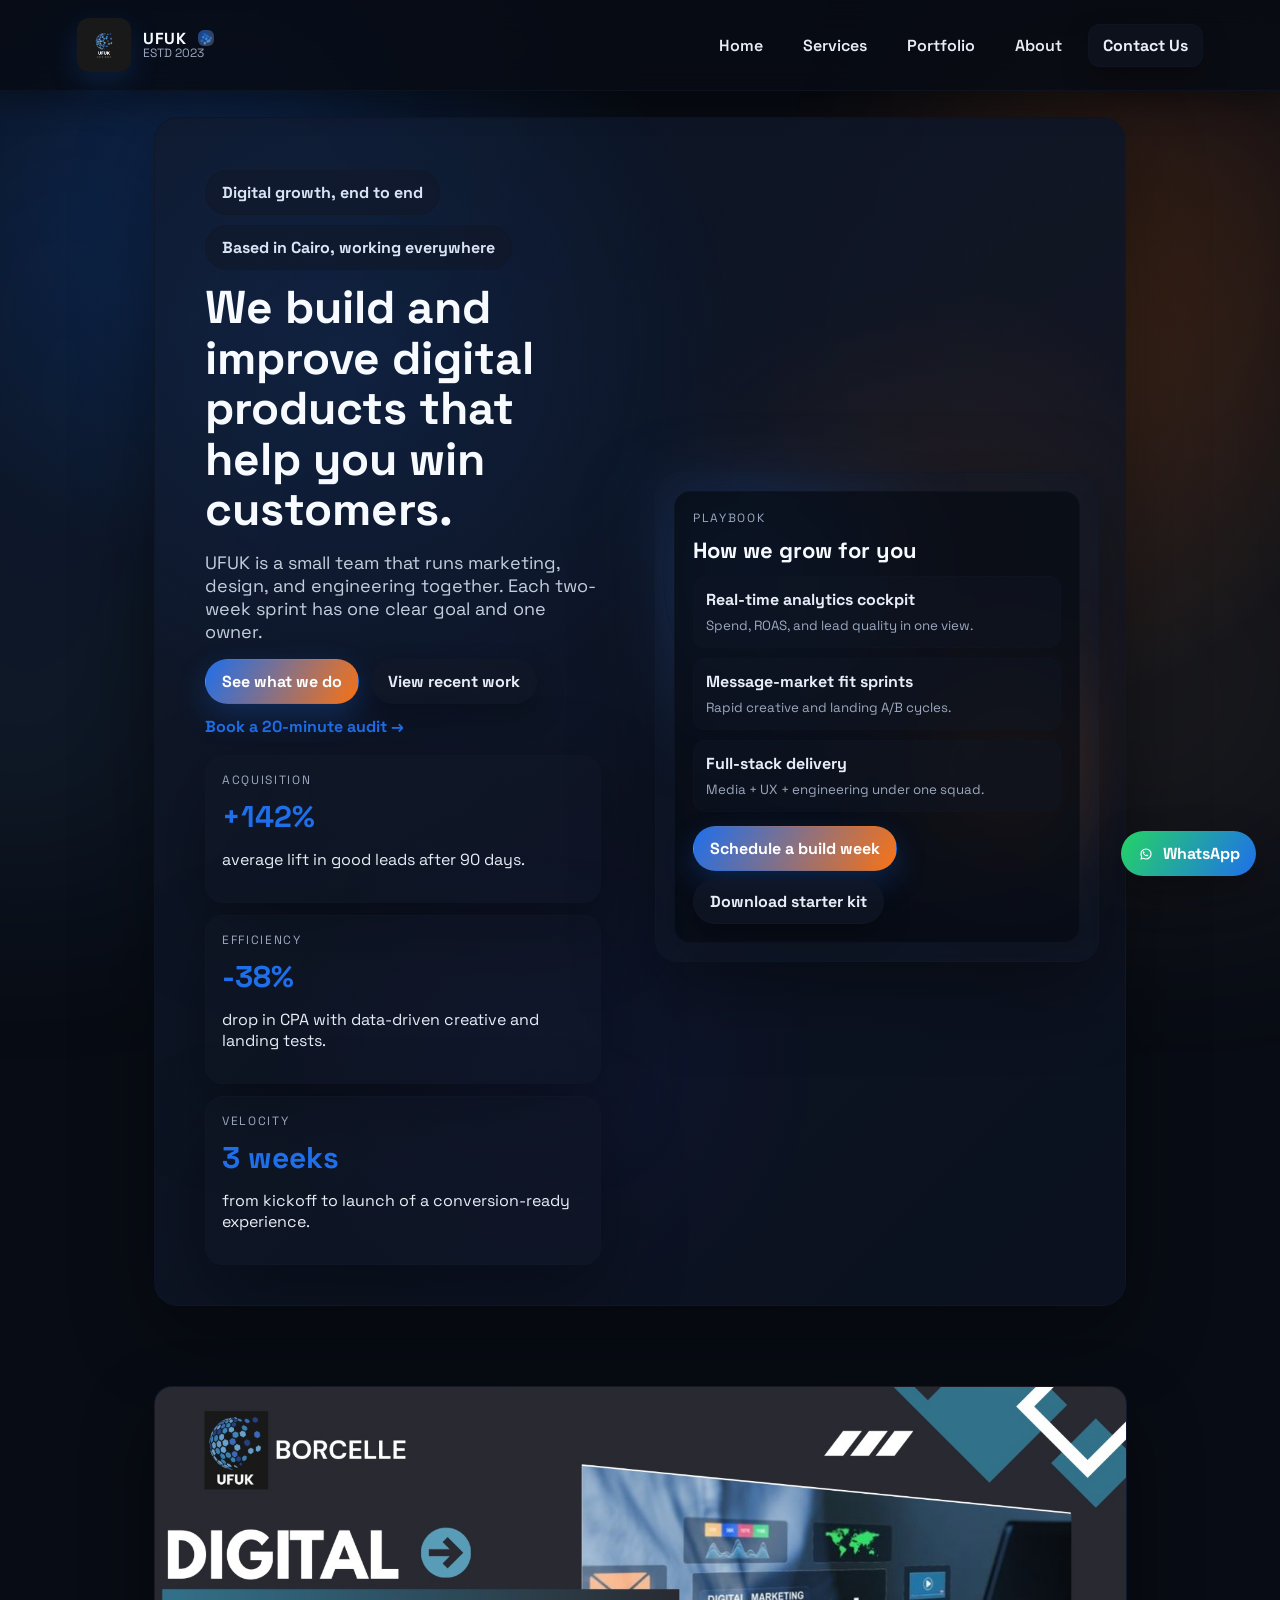
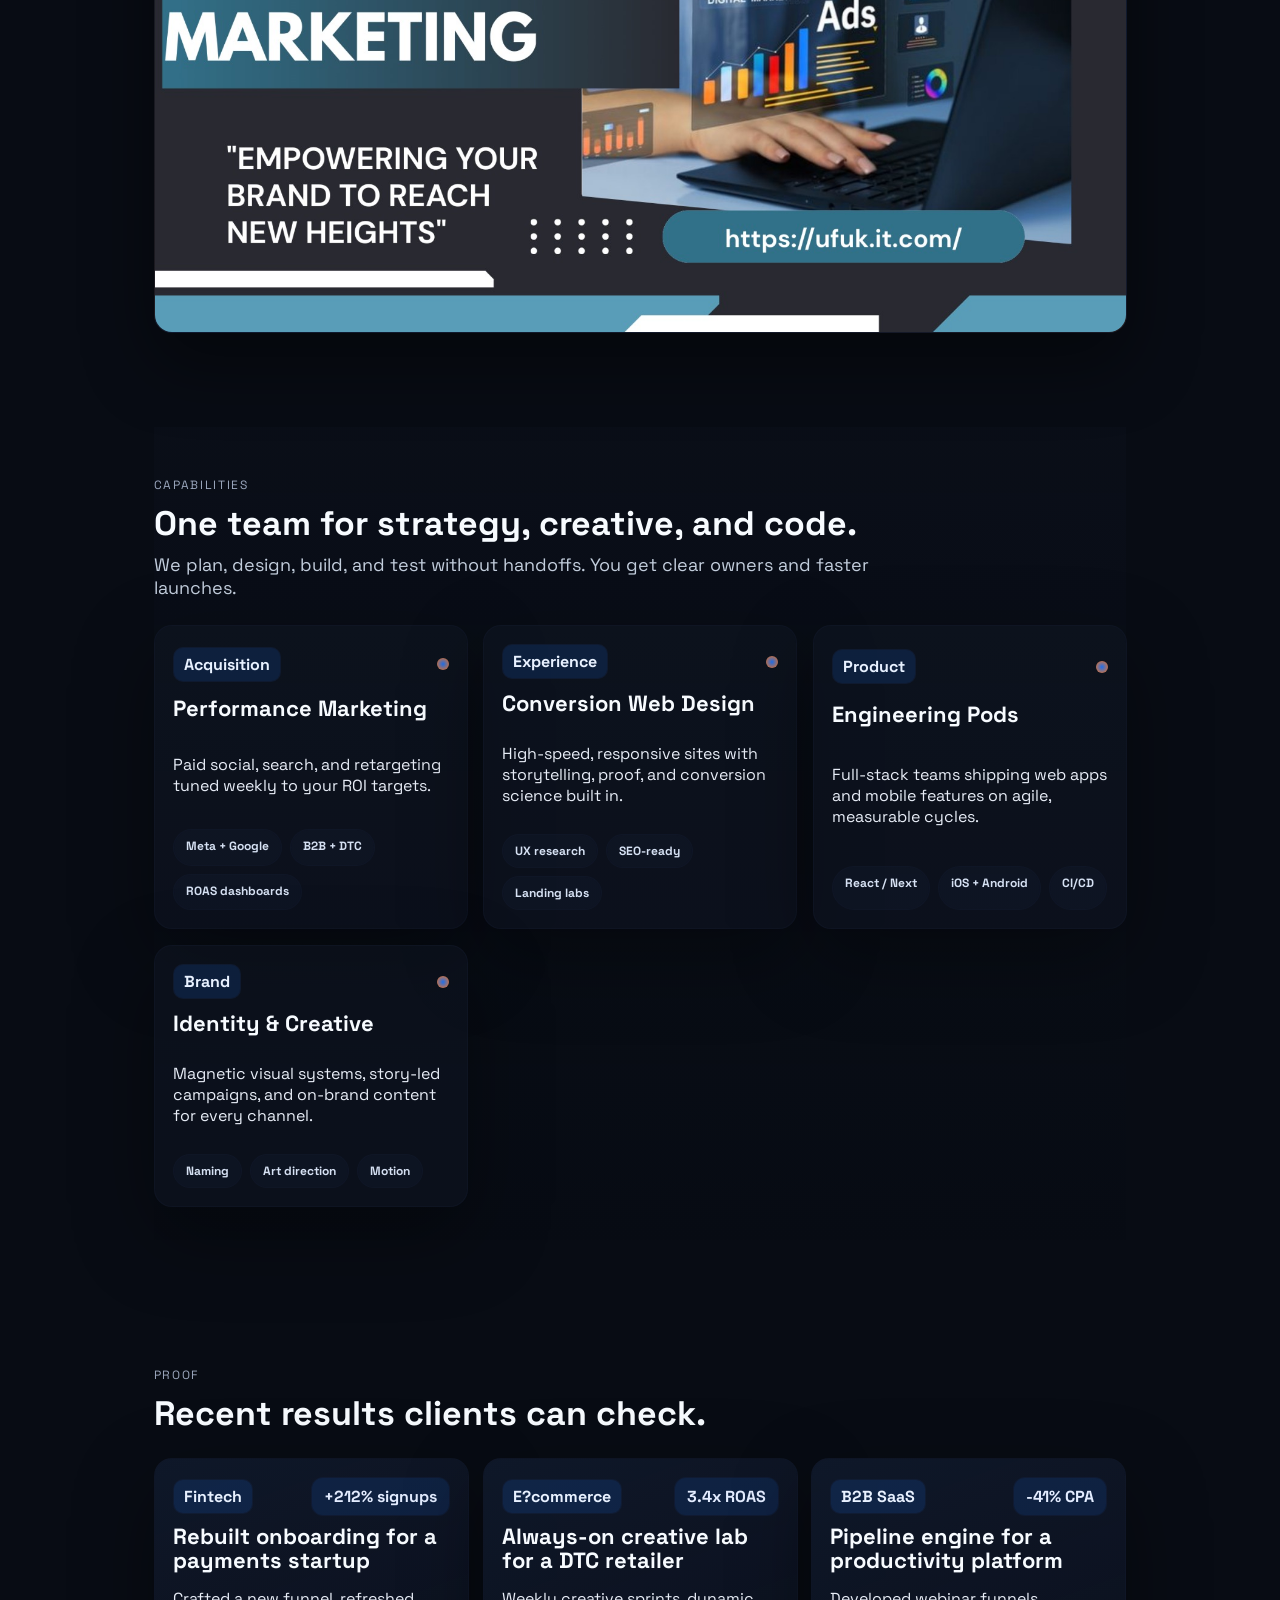
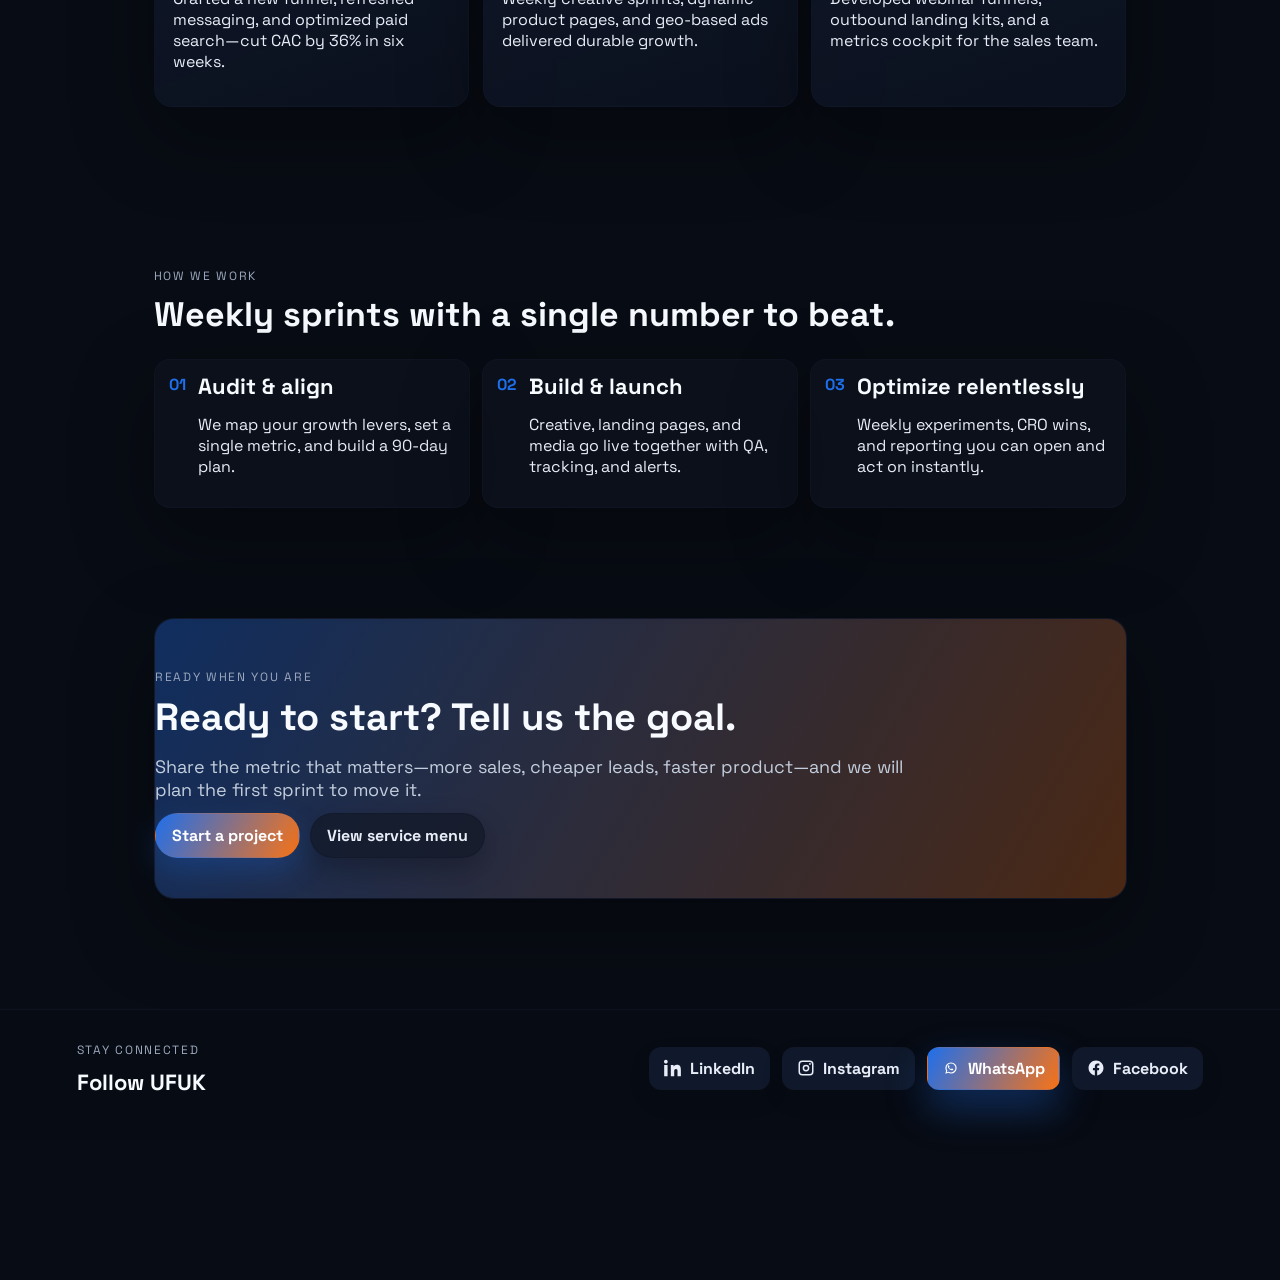
<file: index.html>
﻿<!DOCTYPE html>
<html lang="en">
<head>
  <meta charset="UTF-8">
  <meta name="viewport" content="width=device-width, initial-scale=1.0">
  <title>UFUK | Digital Growth Studio</title>
  <link rel="icon" type="image/jpeg" sizes="32x32" href="icon.jpeg">
  <link rel="shortcut icon" href="logo.jpeg">
  <link rel="apple-touch-icon" href="logo.jpeg">
  <link rel="preconnect" href="https://fonts.googleapis.com">
  <link rel="preconnect" href="https://fonts.gstatic.com" crossorigin>
  <link href="https://fonts.googleapis.com/css2?family=Space+Grotesk:wght@400;500;600;700&display=swap" rel="stylesheet">
  <link rel="canonical" href="https://ufuk.it.com/">
  <script>
    (function() {
      const path = window.location.pathname;
      if (path.toLowerCase().endsWith('/index.html')) {
        const cleanPath = path.replace(/index\.html$/i, '') || '/';
        const target = cleanPath + window.location.search + window.location.hash;
        window.location.replace(target);
      }
    })();
  </script>
  <link rel="stylesheet" href="style.css">
</head>
<body>
  <div class="page-wrap">
    <div class="side-veil left" aria-hidden="true"></div>
    <div class="side-veil right" aria-hidden="true"></div>

    <header class="nav">
      <div class="brand">
        <img loading="lazy" src="logo.jpeg" alt="UFUK logo">
        <div class="brand-text">
          <span class="brand-name">UFUK <span class="logo-chip" aria-hidden="true"></span></span>
          <span class="brand-sub">ESTD 2023</span>
        </div>
      </div>
      <nav class="nav-links">
        <a href="/" data-i18n="nav.home">Home</a>
        <a href="/services" data-i18n="nav.services">Services</a>
        <a href="/portfolio" data-i18n="nav.portfolio">Portfolio</a>
        <a href="/about" data-i18n="nav.about">About</a>
        <a href="/contact" class="pill" data-i18n="nav.contact">Contact Us</a>

      </nav>
    </header>

    <main class="home">
      <section class="hero hero--immersive">
        <div class="hero-copy">
          <div class="hero-badges">
            <span class="pill pill-soft" data-i18n="hero.badge1">Digital growth, end to end</span>
            <span class="pill pill-soft" data-i18n="hero.badge2">Based in Cairo, working everywhere</span>
          </div>
          <h1 data-i18n="hero.title">We build and improve digital products that help you win customers.</h1>
          <p class="lede" data-i18n="hero.lede">UFUK is a small team that runs marketing, design, and engineering together. Each two-week sprint has one clear goal and one owner.</p>
          <div class="hero-actions">
            <a href="/services" class="pill primary" data-i18n="hero.cta1">See what we do</a>
            <a href="/portfolio" class="pill ghost" data-i18n="hero.cta2">View recent work</a>
            <a href="/contact" class="link-inline" data-i18n="hero.cta3">Book a 20-minute audit &rarr;</a>
          </div>
          <div class="hero-metrics">
            <div class="metric-card tilt-card">
              <p class="eyebrow" data-i18n="hero.metric1.label">Acquisition</p>
              <h3>+142%</h3>
              <p data-i18n="hero.metric1.copy">average lift in good leads after 90 days.</p>
            </div>
            <div class="metric-card tilt-card">
              <p class="eyebrow" data-i18n="hero.metric2.label">Efficiency</p>
              <h3>-38%</h3>
              <p data-i18n="hero.metric2.copy">drop in CPA with data-driven creative and landing tests.</p>
            </div>
            <div class="metric-card tilt-card">
              <p class="eyebrow" data-i18n="hero.metric3.label">Velocity</p>
              <h3>3 weeks</h3>
              <p data-i18n="hero.metric3.copy">from kickoff to launch of a conversion-ready experience.</p>
            </div>
          </div>
        </div>
        <div class="hero-visual tilt-card">
          <div class="hero-visual__glow"></div>
          <div class="hero-visual__inner">
            <p class="eyebrow" data-i18n="playbook.label">Playbook</p>
            <h3 data-i18n="playbook.title">How we grow for you</h3>
            <ul class="hero-checklist">
              <li><span data-i18n="playbook.item1.title">Real-time analytics cockpit</span><small data-i18n="playbook.item1.copy">Spend, ROAS, and lead quality in one view.</small></li>
              <li><span data-i18n="playbook.item2.title">Message-market fit sprints</span><small data-i18n="playbook.item2.copy">Rapid creative and landing A/B cycles.</small></li>
              <li><span data-i18n="playbook.item3.title">Full-stack delivery</span><small data-i18n="playbook.item3.copy">Media + UX + engineering under one squad.</small></li>
            </ul>
            <div class="hero-visual__cta">
              <span class="pill primary" data-i18n="playbook.cta1">Schedule a build week</span>
              <span class="pill ghost" data-i18n="playbook.cta2">Download starter kit</span>
            </div>
          </div>
        </div>
      </section>

      <section class="section album-strip">
        <div class="album-frame tilt-card">
          <img loading="lazy" src="photo/home1.png" alt="Studio hero exploration in landscape layout">
        </div>
        <div class="album-caption">
          <span class="tag">Album</span>
          <p>Landscape pull from our latest launch wall.</p>
        </div>
      </section>

      <section class="section wave">
        <div class="section-header">
          <p class="eyebrow" data-i18n="caps.title">Capabilities</p>
          <h2 data-i18n="caps.headline">One team for strategy, creative, and code.</h2>
          <p class="lede" data-i18n="caps.copy">We plan, design, build, and test without handoffs. You get clear owners and faster launches.</p>
        </div>
        <div class="capsule-grid">
          <article class="capsule tilt-card">
            <div class="capsule-top">
              <span class="tag" data-i18n="caps.card1.tag">Acquisition</span>
              <span class="dot"></span>
            </div>
            <h3 data-i18n="caps.card1.title">Performance Marketing</h3>
            <p data-i18n="caps.card1.copy">Paid social, search, and retargeting tuned weekly to your ROI targets.</p>
            <div class="chip-row">
              <span class="chip" data-i18n="caps.card1.chip1">Meta + Google</span>
              <span class="chip" data-i18n="caps.card1.chip2">B2B + DTC</span>
              <span class="chip" data-i18n="caps.card1.chip3">ROAS dashboards</span>
            </div>
          </article>
          <article class="capsule tilt-card">
            <div class="capsule-top">
              <span class="tag" data-i18n="caps.card2.tag">Experience</span>
              <span class="dot"></span>
            </div>
            <h3 data-i18n="caps.card2.title">Conversion Web Design</h3>
            <p data-i18n="caps.card2.copy">High-speed, responsive sites with storytelling, proof, and conversion science built in.</p>
            <div class="chip-row">
              <span class="chip" data-i18n="caps.card2.chip1">UX research</span>
              <span class="chip" data-i18n="caps.card2.chip2">SEO-ready</span>
              <span class="chip" data-i18n="caps.card2.chip3">Landing labs</span>
            </div>
          </article>
          <article class="capsule tilt-card">
            <div class="capsule-top">
              <span class="tag" data-i18n="caps.card3.tag">Product</span>
              <span class="dot"></span>
            </div>
            <h3 data-i18n="caps.card3.title">Engineering Pods</h3>
            <p data-i18n="caps.card3.copy">Full-stack teams shipping web apps and mobile features on agile, measurable cycles.</p>
            <div class="chip-row">
              <span class="chip" data-i18n="caps.card3.chip1">React / Next</span>
              <span class="chip" data-i18n="caps.card3.chip2">iOS + Android</span>
              <span class="chip" data-i18n="caps.card3.chip3">CI/CD</span>
            </div>
          </article>
          <article class="capsule tilt-card">
            <div class="capsule-top">
              <span class="tag" data-i18n="caps.card4.tag">Brand</span>
              <span class="dot"></span>
            </div>
            <h3 data-i18n="caps.card4.title">Identity &amp; Creative</h3>
            <p data-i18n="caps.card4.copy">Magnetic visual systems, story-led campaigns, and on-brand content for every channel.</p>
            <div class="chip-row">
              <span class="chip" data-i18n="caps.card4.chip1">Naming</span>
              <span class="chip" data-i18n="caps.card4.chip2">Art direction</span>
              <span class="chip" data-i18n="caps.card4.chip3">Motion</span>
            </div>
          </article>
        </div>
      </section>

      <section class="section">
        <div class="section-header">
          <p class="eyebrow" data-i18n="proof.title">Proof</p>
          <h2 data-i18n="proof.headline">Recent results clients can check.</h2>
        </div>
        <div class="case-grid">
          <article class="case-card tilt-card">
            <div class="case-top">
              <span class="tag">Fintech</span>
              <span class="stat-bubble">+212% signups</span>
            </div>
            <h3 data-i18n="proof.case1.title">Rebuilt onboarding for a payments startup</h3>
            <p data-i18n="proof.case1.copy">Crafted a new funnel, refreshed messaging, and optimized paid search—cut CAC by 36% in six weeks.</p>
          </article>
          <article class="case-card tilt-card">
            <div class="case-top">
              <span class="tag">E?commerce</span>
              <span class="stat-bubble">3.4x ROAS</span>
            </div>
            <h3 data-i18n="proof.case2.title">Always-on creative lab for a DTC retailer</h3>
            <p data-i18n="proof.case2.copy">Weekly creative sprints, dynamic product pages, and geo-based ads delivered durable growth.</p>
          </article>
          <article class="case-card tilt-card">
            <div class="case-top">
              <span class="tag">B2B SaaS</span>
              <span class="stat-bubble">-41% CPA</span>
            </div>
            <h3 data-i18n="proof.case3.title">Pipeline engine for a productivity platform</h3>
            <p data-i18n="proof.case3.copy">Developed webinar funnels, outbound landing kits, and a metrics cockpit for the sales team.</p>
          </article>
        </div>
      </section>

      <section class="section process">
        <div class="section-header">
          <p class="eyebrow" data-i18n="process.title">How we work</p>
          <h2 data-i18n="process.headline">Weekly sprints with a single number to beat.</h2>
        </div>
        <div class="process-rail">
          <div class="process-step tilt-card">
            <span class="step-number">01</span>
            <div>
              <h3 data-i18n="process.step1.title">Audit &amp; align</h3>
              <p data-i18n="process.step1.copy">We map your growth levers, set a single metric, and build a 90-day plan.</p>
            </div>
          </div>
          <div class="process-step tilt-card">
            <span class="step-number">02</span>
            <div>
              <h3 data-i18n="process.step2.title">Build &amp; launch</h3>
              <p data-i18n="process.step2.copy">Creative, landing pages, and media go live together with QA, tracking, and alerts.</p>
            </div>
          </div>
          <div class="process-step tilt-card">
            <span class="step-number">03</span>
            <div>
              <h3 data-i18n="process.step3.title">Optimize relentlessly</h3>
              <p data-i18n="process.step3.copy">Weekly experiments, CRO wins, and reporting you can open and act on instantly.</p>
            </div>
          </div>
        </div>
      </section>

      <section class="section cta-banner tilt-card">
        <div>
          <p class="eyebrow" data-i18n="cta.title">Ready when you are</p>
          <h2 data-i18n="cta.headline">Ready to start? Tell us the goal.</h2>
          <p class="lede" data-i18n="cta.copy">Share the metric that matters—more sales, cheaper leads, faster product—and we will plan the first sprint to move it.</p>
        </div>
        <div class="cta-actions">
          <a href="/contact" class="pill primary" data-i18n="cta.cta1">Start a project</a>
          <a href="/services" class="pill ghost" data-i18n="cta.cta2">View service menu</a>
        </div>
      </section>
    </main>

    <footer class="footer">
      <div class="footer-inner">
        <div>
          <p class="eyebrow" data-i18n="footer.title">Stay connected</p>
          <h3 data-i18n="footer.headline">Follow UFUK</h3>
        </div>
        <div class='social-links'>
          <a class='social-link' href='https://www.linkedin.com' target='_blank' rel='noreferrer'><svg aria-hidden='true' viewBox='0 0 24 24' width='18' height='18' fill='currentColor'><path d='M4.98 3.5C4.98 4.88 3.9 6 2.5 6S0 4.88 0 3.5 1.08 1 2.5 1s2.48 1.12 2.48 2.5ZM.24 8.04h4.52V23H.24V8.04ZM8.45 8.04h4.33v2.04h.06c.6-1.14 2.07-2.35 4.27-2.35 4.57 0 5.41 3.01 5.41 6.93V23h-4.5v-6.18c0-1.47-.03-3.36-2.05-3.36-2.05 0-2.37 1.6-2.37 3.25V23h-4.5V8.04Z'/></svg><span class='social-label'>LinkedIn</span></a>
          <a class='social-link' href='https://www.instagram.com' target='_blank' rel='noreferrer'><svg aria-hidden='true' viewBox='0 0 24 24' width='18' height='18' fill='currentColor'><path d='M7 2h10a5 5 0 0 1 5 5v10a5 5 0 0 1-5 5H7a5 5 0 0 1-5-5V7a5 5 0 0 1 5-5Zm0 2a3 3 0 0 0-3 3v10a3 3 0 0 0 3 3h10a3 3 0 0 0 3-3V7a3 3 0 0 0-3-3H7Zm5 3.5A4.5 4.5 0 1 1 7.5 12 4.5 4.5 0 0 1 12 7.5Zm0 2A2.5 2.5 0 1 0 14.5 12 2.5 2.5 0 0 0 12 9.5Zm5.25-4.25a1.25 1.25 0 1 1-1.25 1.25 1.25 1.25 0 0 1 1.25-1.25Z'/></svg><span class='social-label'>Instagram</span></a>
          <a class='social-link highlight' href='https://wa.me/6285122544088' target='_blank' rel='noreferrer'><svg aria-hidden='true' viewBox='0 0 32 32' width='18' height='18' fill='currentColor'><path d='M16.04 6.04A9.9 9.9 0 0 0 6 15.96c0 1.75.45 3.46 1.31 4.98l-1.39 5.09 5.22-1.37a9.9 9.9 0 0 0 4.9 1.27h.01A9.96 9.96 0 0 0 26 15.97a9.9 9.9 0 0 0-9.96-9.93Zm0 2.05c4.37 0 7.92 3.53 7.92 7.89a7.9 7.9 0 0 1-7.92 7.85 7.9 7.9 0 0 1-4.02-1.09l-.29-.17-3.1.82.83-3.02-.19-.31A7.86 7.86 0 0 1 8.1 16c0-4.36 3.57-7.9 7.94-7.9Zm-3.2 3.54c-.18-.4-.38-.41-.55-.42l-.47-.01c-.16 0-.42.06-.64.31-.22.24-.84.82-.84 2s.86 2.31.98 2.47c.12.16 1.65 2.63 4.07 3.58 2 .79 2.41.64 2.85.6.44-.04 1.4-.57 1.6-1.12.2-.55.2-1.01.14-1.11-.06-.1-.22-.16-.47-.28-.25-.12-1.47-.72-1.7-.8-.23-.08-.4-.12-.57.12-.17.24-.65.8-.8.97-.15.17-.3.18-.55.06-.25-.12-1.03-.38-1.96-1.2-.72-.64-1.2-1.43-1.34-1.67-.14-.24-.01-.37.1-.5.1-.1.25-.27.38-.4.12-.13.17-.22.25-.37.08-.16.04-.3-.02-.42-.06-.12-.54-1.29-.74-1.76Z'/></svg><span class='social-label'>WhatsApp</span></a>
          <a class='social-link' href='https://www.facebook.com' target='_blank' rel='noreferrer'><svg aria-hidden='true' viewBox='0 0 24 24' width='18' height='18' fill='currentColor'><path d='M22 12.07C22 6.58 17.52 2.1 12.03 2.1S2.06 6.58 2.06 12.07c0 4.96 3.63 9.06 8.38 9.86v-6.98H7.9v-2.88h2.54V9.86c0-2.5 1.5-3.87 3.78-3.87 1.09 0 2.24.2 2.24.2v2.46h-1.26c-1.24 0-1.62.77-1.62 1.56v1.87h2.76l-.44 2.88h-2.32v6.98c4.75-.8 8.38-4.9 8.38-9.86Z'/></svg><span class='social-label'>Facebook</span></a>
        </div>
      </div>
    </footer>
  </div>
  <script src="script.js"></script>
<a class='floating-cta' href='https://wa.me/6285122544088' target='_blank' rel='noreferrer'><svg aria-hidden='true' viewBox='0 0 32 32' fill='currentColor'><path d='M16.04 6.04A9.9 9.9 0 0 0 6 15.96c0 1.75.45 3.46 1.31 4.98l-1.39 5.09 5.22-1.37a9.9 9.9 0 0 0 4.9 1.27h.01A9.96 9.96 0 0 0 26 15.97a9.9 9.9 0 0 0-9.96-9.93Zm0 2.05c4.37 0 7.92 3.53 7.92 7.89a7.9 7.9 0 0 1-7.92 7.85 7.9 7.9 0 0 1-4.02-1.09l-.29-.17-3.1.82.83-3.02-.19-.31A7.86 7.86 0 0 1 8.1 16c0-4.36 3.57-7.9 7.94-7.9Zm-3.2 3.54c-.18-.4-.38-.41-.55-.42l-.47-.01c-.16 0-.42.06-.64.31-.22.24-.84.82-.84 2s.86 2.31.98 2.47c.12.16 1.65 2.63 4.07 3.58 2 .79 2.41.64 2.85.6.44-.04 1.4-.57 1.6-1.12.2-.55.2-1.01.14-1.11-.06-.1-.22-.16-.47-.28-.25-.12-1.47-.72-1.7-.8-.23-.08-.4-.12-.57.12-.17.24-.65.8-.8.97-.15.17-.3.18-.55.06-.25-.12-1.03-.38-1.96-1.2-.72-.64-1.2-1.43-1.34-1.67-.14-.24-.01-.37.1-.5.1-.1.25-.27.38-.4.12-.13.17-.22.25-.37.08-.16.04-.3-.02-.42-.06-.12-.54-1.29-.74-1.76Z'/></svg><span>WhatsApp</span></a>
</body>
</html>
</file>
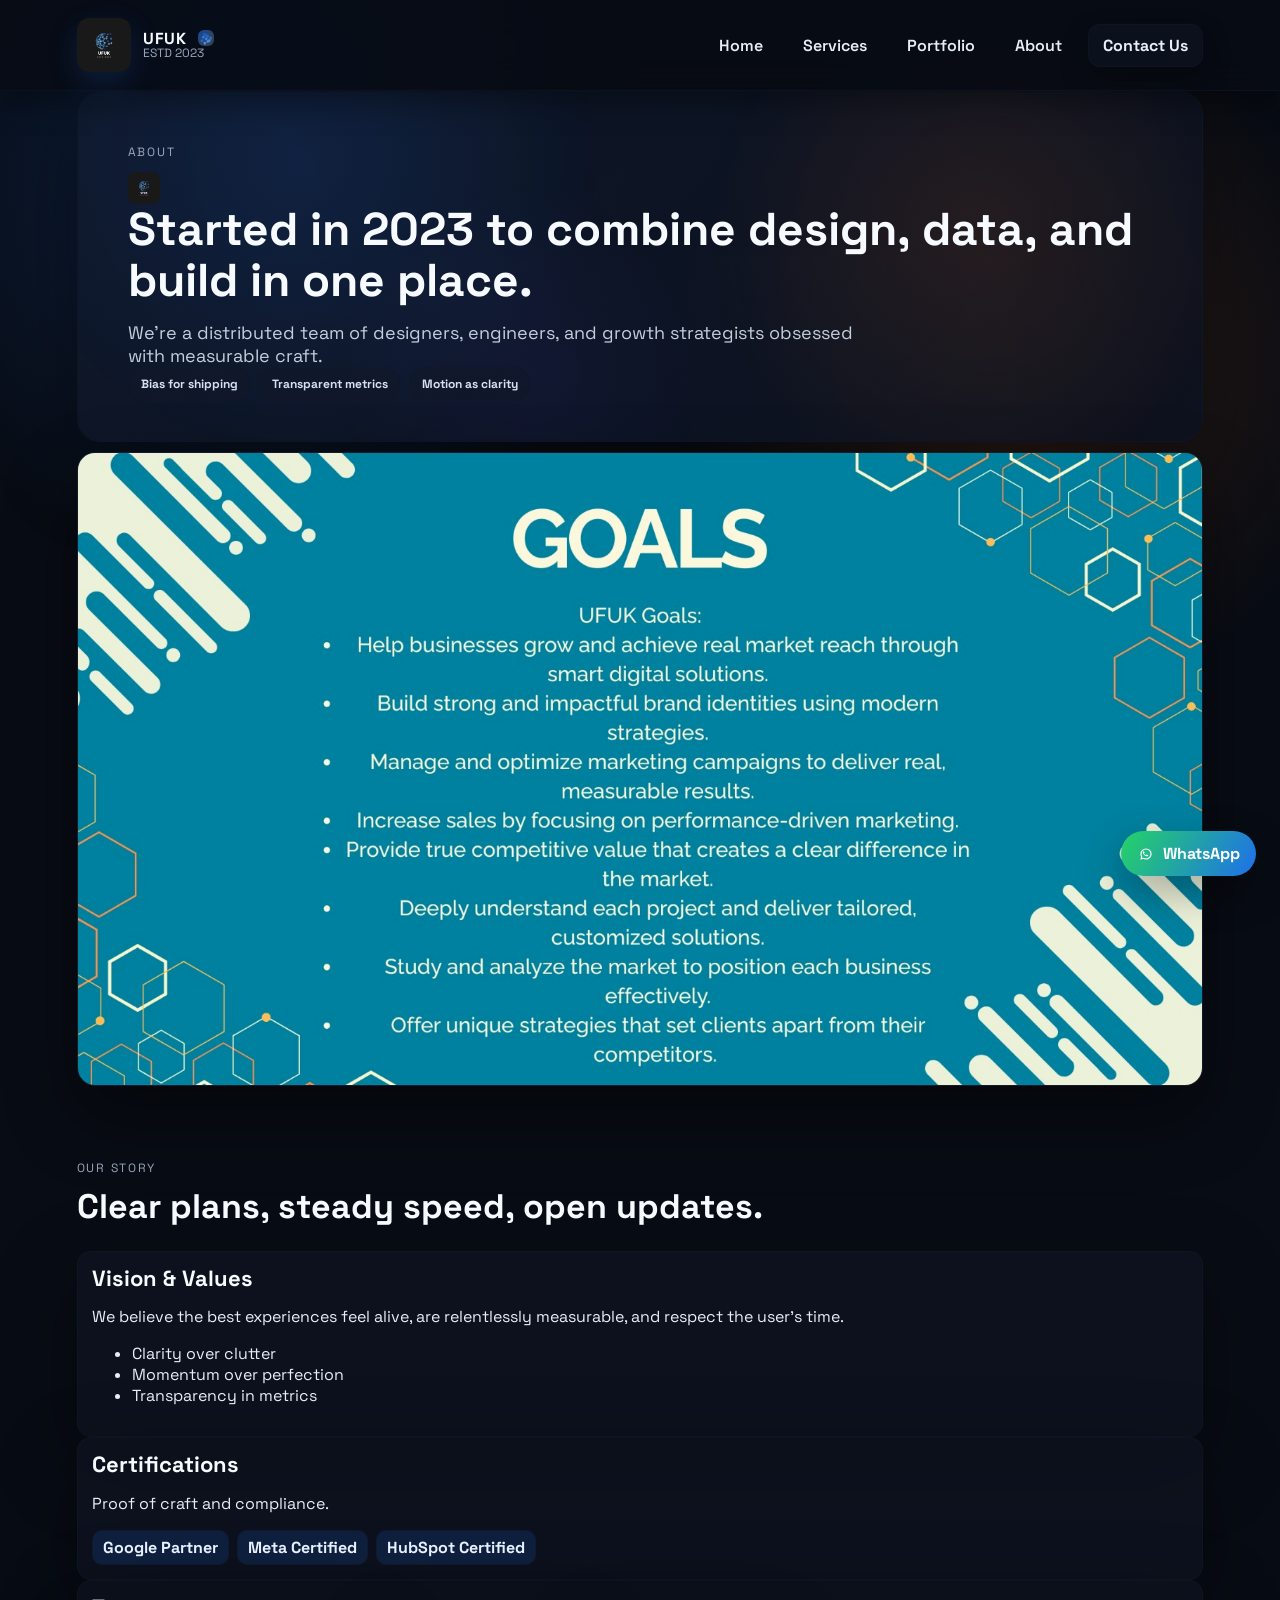
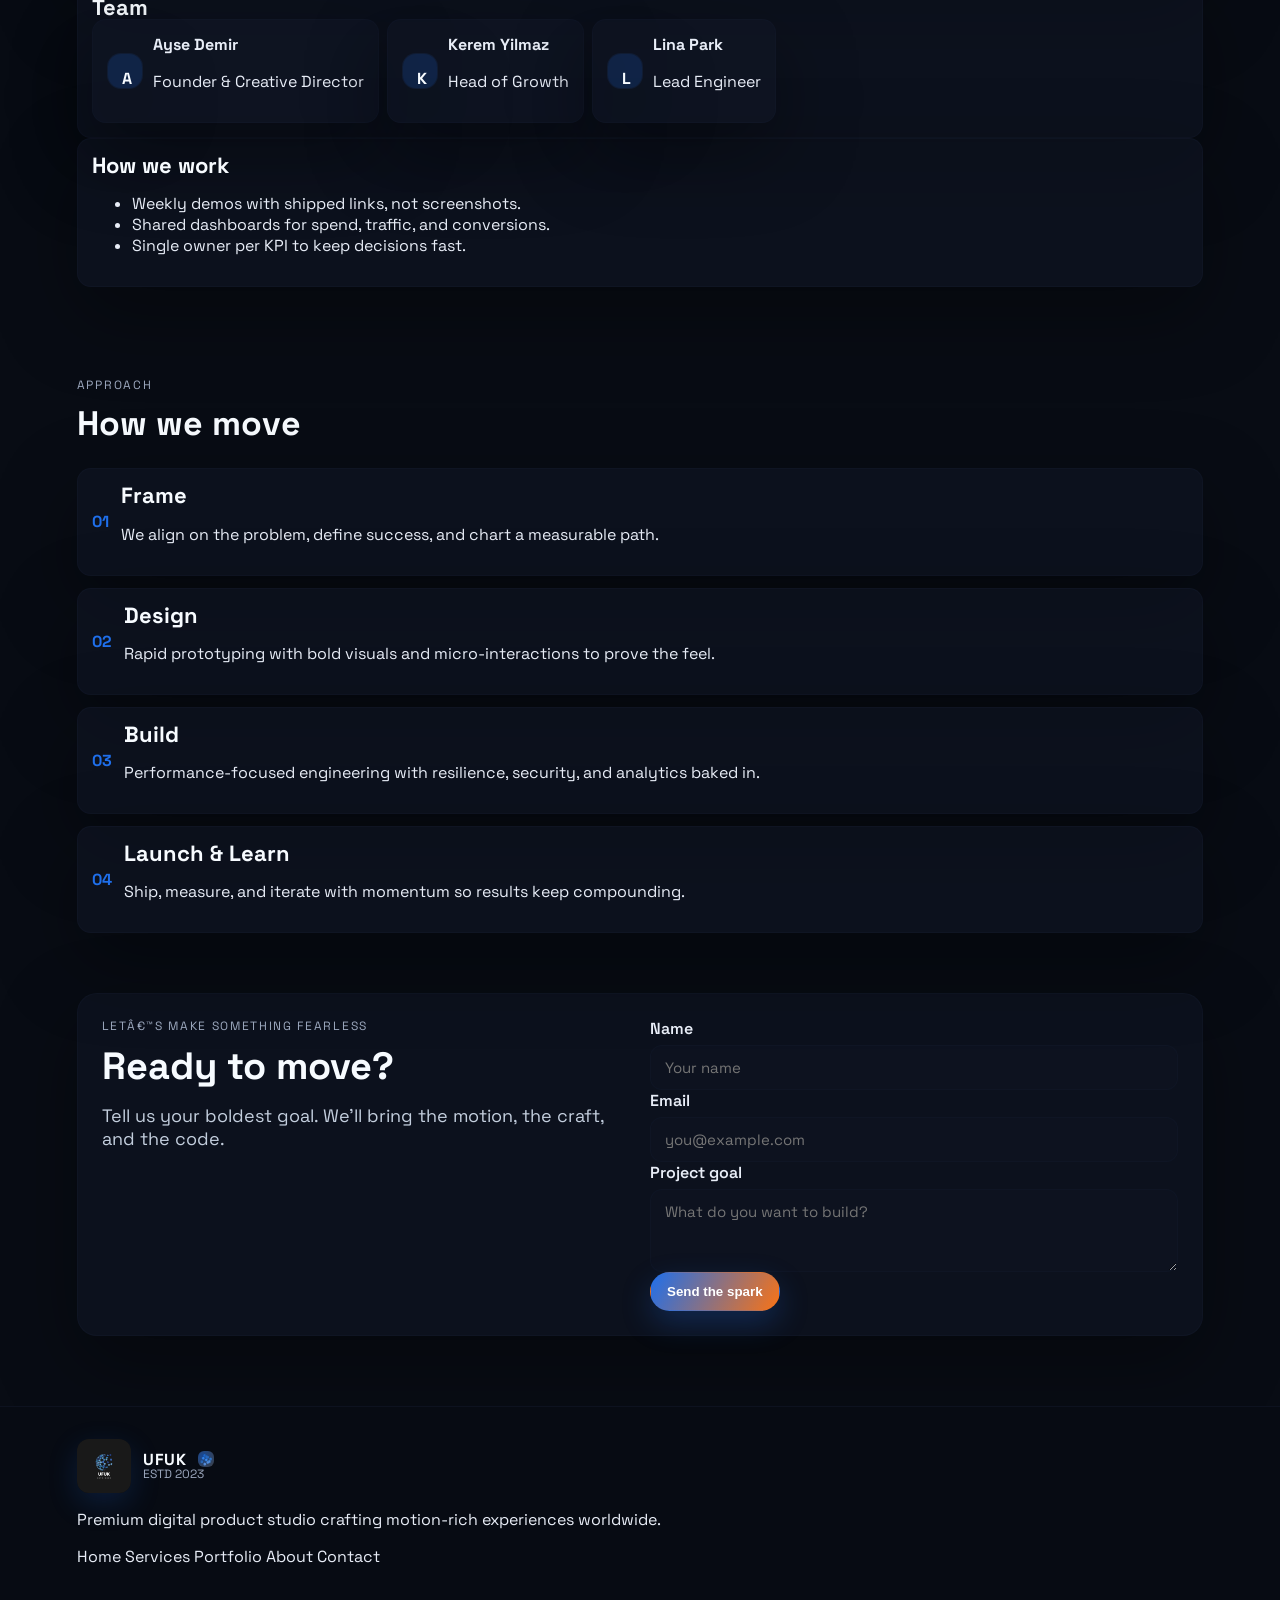
<file: about.html>
﻿<!DOCTYPE html>
<html lang="en">
<head>
  <meta charset="UTF-8">
  <meta name="viewport" content="width=device-width, initial-scale=1.0">
  <title>UFUK | About</title>
  <link rel="icon" type="image/jpeg" sizes="32x32" href="logo.jpeg">
  <link rel="shortcut icon" href="logo.jpeg">
  <link rel="apple-touch-icon" href="logo.jpeg">
  <link rel="canonical" href="https://ufuk.it.com/about">
  <link rel="preconnect" href="https://fonts.googleapis.com">
  <link rel="preconnect" href="https://fonts.gstatic.com" crossorigin>
  <link href="https://fonts.googleapis.com/css2?family=Space+Grotesk:wght@400;500;600;700&display=swap" rel="stylesheet">
  <link rel="stylesheet" href="style.css">
</head>
<body>

  <div class="page-wrap">
    <header class="nav">
      <div class="brand">
        <img loading="lazy" src="logo.jpeg" alt="UFUK logo">
        <div class="brand-text">
          <span class="brand-name">UFUK <span class="logo-chip" aria-hidden="true"></span></span>
          <span class="brand-sub">ESTD 2023</span>
        </div>
      </div>
      <nav class="nav-links">
        <a href="/">Home</a>
        <a href="/services">Services</a>
        <a href="/portfolio">Portfolio</a>
        <a href="/about">About</a>
        <a href="/contact" class="pill">Contact Us</a>
      </nav>
    </header>

    <main>
      <section class="hero slim-hero">
        <div class="hero-copy">
          <p class="eyebrow">About</p>
          <h1><img class="inline-logo" src="logo.jpeg" alt="UFUK icon"> Started in 2023 to combine design, data, and build in one place.</h1>
          <p class="lede">We’re a distributed team of designers, engineers, and growth strategists obsessed with measurable craft.</p>
          <div class="chip-row">
            <span class="chip">Bias for shipping</span>
            <span class="chip">Transparent metrics</span>
            <span class="chip">Motion as clarity</span>
          </div>
        </div>
      </section>

      <section class="section album-strip">
        <div class="album-frame tilt-card">
          <img loading="lazy" src="photo/TL0OQ40ZBvd.png" alt="Landscape marketing cards collage">
        </div>
        <div class="album-caption">
          <span class="tag">Album</span>
          <p>Behind-the-scenes spread from a motion storyboard.</p>
        </div>
      </section>

      <section class="section about">
        <div class="section-header">
          <p class="eyebrow">Our story</p>
          <h2>Clear plans, steady speed, open updates.</h2>
        </div>
        <div class="about-grid">
          <div class="about-card">
            <h3>Vision & Values</h3>
            <p>We believe the best experiences feel alive, are relentlessly measurable, and respect the user's time.</p>
            <ul>
              <li>Clarity over clutter</li>
              <li>Momentum over perfection</li>
              <li>Transparency in metrics</li>
            </ul>
          </div>
          <div class="about-card">
            <h3>Certifications</h3>
            <p>Proof of craft and compliance.</p>
            <div class="badges">
              <span class="badge">Google Partner</span>
              <span class="badge">Meta Certified</span>
              <span class="badge">HubSpot Certified</span>
            </div>
          </div>
          <div class="about-card team">
            <h3>Team</h3>
            <div class="team-list">
              <div class="member">
                <div class="avatar">A</div>
                <div>
                  <strong>Ayse Demir</strong>
                  <p>Founder & Creative Director</p>
                </div>
              </div>
              <div class="member">
                <div class="avatar">K</div>
                <div>
                  <strong>Kerem Yilmaz</strong>
                  <p>Head of Growth</p>
                </div>
              </div>
              <div class="member">
                <div class="avatar">L</div>
                <div>
                  <strong>Lina Park</strong>
                  <p>Lead Engineer</p>
                </div>
              </div>
            </div>
          </div>
          <div class="about-card">
            <h3>How we work</h3>
            <ul>
              <li>Weekly demos with shipped links, not screenshots.</li>
              <li>Shared dashboards for spend, traffic, and conversions.</li>
              <li>Single owner per KPI to keep decisions fast.</li>
            </ul>
          </div>
        </div>
      </section>

      <section class="section steps">
        <div class="section-header">
          <p class="eyebrow">Approach</p>
          <h2>How we move</h2>
        </div>
        <div class="step-list">
          <div class="step">
            <div class="step-number">01</div>
            <div>
              <h3>Frame</h3>
              <p>We align on the problem, define success, and chart a measurable path.</p>
            </div>
          </div>
          <div class="step">
            <div class="step-number">02</div>
            <div>
              <h3>Design</h3>
              <p>Rapid prototyping with bold visuals and micro-interactions to prove the feel.</p>
            </div>
          </div>
          <div class="step">
            <div class="step-number">03</div>
            <div>
              <h3>Build</h3>
              <p>Performance-focused engineering with resilience, security, and analytics baked in.</p>
            </div>
          </div>
          <div class="step">
            <div class="step-number">04</div>
            <div>
              <h3>Launch & Learn</h3>
              <p>Ship, measure, and iterate with momentum so results keep compounding.</p>
            </div>
          </div>
        </div>
      </section>

      <section class="section cta">
        <div class="cta-box">
          <div>
            <p class="eyebrow">Letâ€™s make something fearless</p>
            <h2>Ready to move?</h2>
            <p class="lede">Tell us your boldest goal. We'll bring the motion, the craft, and the code.</p>
          </div>
          <form class="cta-form">
            <label>
              Name
              <input type="text" placeholder="Your name">
            </label>
            <label>
              Email
              <input type="email" placeholder="you@example.com">
            </label>
            <label>
              Project goal
              <textarea rows="3" placeholder="What do you want to build?"></textarea>
            </label>
            <button type="submit" class="pill primary">Send the spark</button>
          </form>
        </div>
      </section>
    </main>

    <footer class="footer">
      <div class="brand">
        <img loading="lazy" src="logo.jpeg" alt="UFUK logo small">
        <div class="brand-text">
          <span class="brand-name">UFUK <span class="logo-chip" aria-hidden="true"></span></span>
          <span class="brand-sub">ESTD 2023</span>
        </div>
      </div>
      <p>Premium digital product studio crafting motion-rich experiences worldwide.</p>
      <div class="footer-links">
        <a href="/">Home</a>
        <a href="/services">Services</a>
        <a href="/portfolio">Portfolio</a>
        <a href="/about">About</a>
        <a href="/contact">Contact</a>
      </div>
    </footer>
  </div>
  <script src="script.js"></script>
<a class='floating-cta' href='https://wa.me/6285122544088' target='_blank' rel='noreferrer'><svg aria-hidden='true' viewBox='0 0 32 32' fill='currentColor'><path d='M16.04 6.04A9.9 9.9 0 0 0 6 15.96c0 1.75.45 3.46 1.31 4.98l-1.39 5.09 5.22-1.37a9.9 9.9 0 0 0 4.9 1.27h.01A9.96 9.96 0 0 0 26 15.97a9.9 9.9 0 0 0-9.96-9.93Zm0 2.05c4.37 0 7.92 3.53 7.92 7.89a7.9 7.9 0 0 1-7.92 7.85 7.9 7.9 0 0 1-4.02-1.09l-.29-.17-3.1.82.83-3.02-.19-.31A7.86 7.86 0 0 1 8.1 16c0-4.36 3.57-7.9 7.94-7.9Zm-3.2 3.54c-.18-.4-.38-.41-.55-.42l-.47-.01c-.16 0-.42.06-.64.31-.22.24-.84.82-.84 2s.86 2.31.98 2.47c.12.16 1.65 2.63 4.07 3.58 2 .79 2.41.64 2.85.6.44-.04 1.4-.57 1.6-1.12.2-.55.2-1.01.14-1.11-.06-.1-.22-.16-.47-.28-.25-.12-1.47-.72-1.7-.8-.23-.08-.4-.12-.57.12-.17.24-.65.8-.8.97-.15.17-.3.18-.55.06-.25-.12-1.03-.38-1.96-1.2-.72-.64-1.2-1.43-1.34-1.67-.14-.24-.01-.37.1-.5.1-.1.25-.27.38-.4.12-.13.17-.22.25-.37.08-.16.04-.3-.02-.42-.06-.12-.54-1.29-.74-1.76Z'/></svg><span>WhatsApp</span></a>
</body>
</html>
</file>
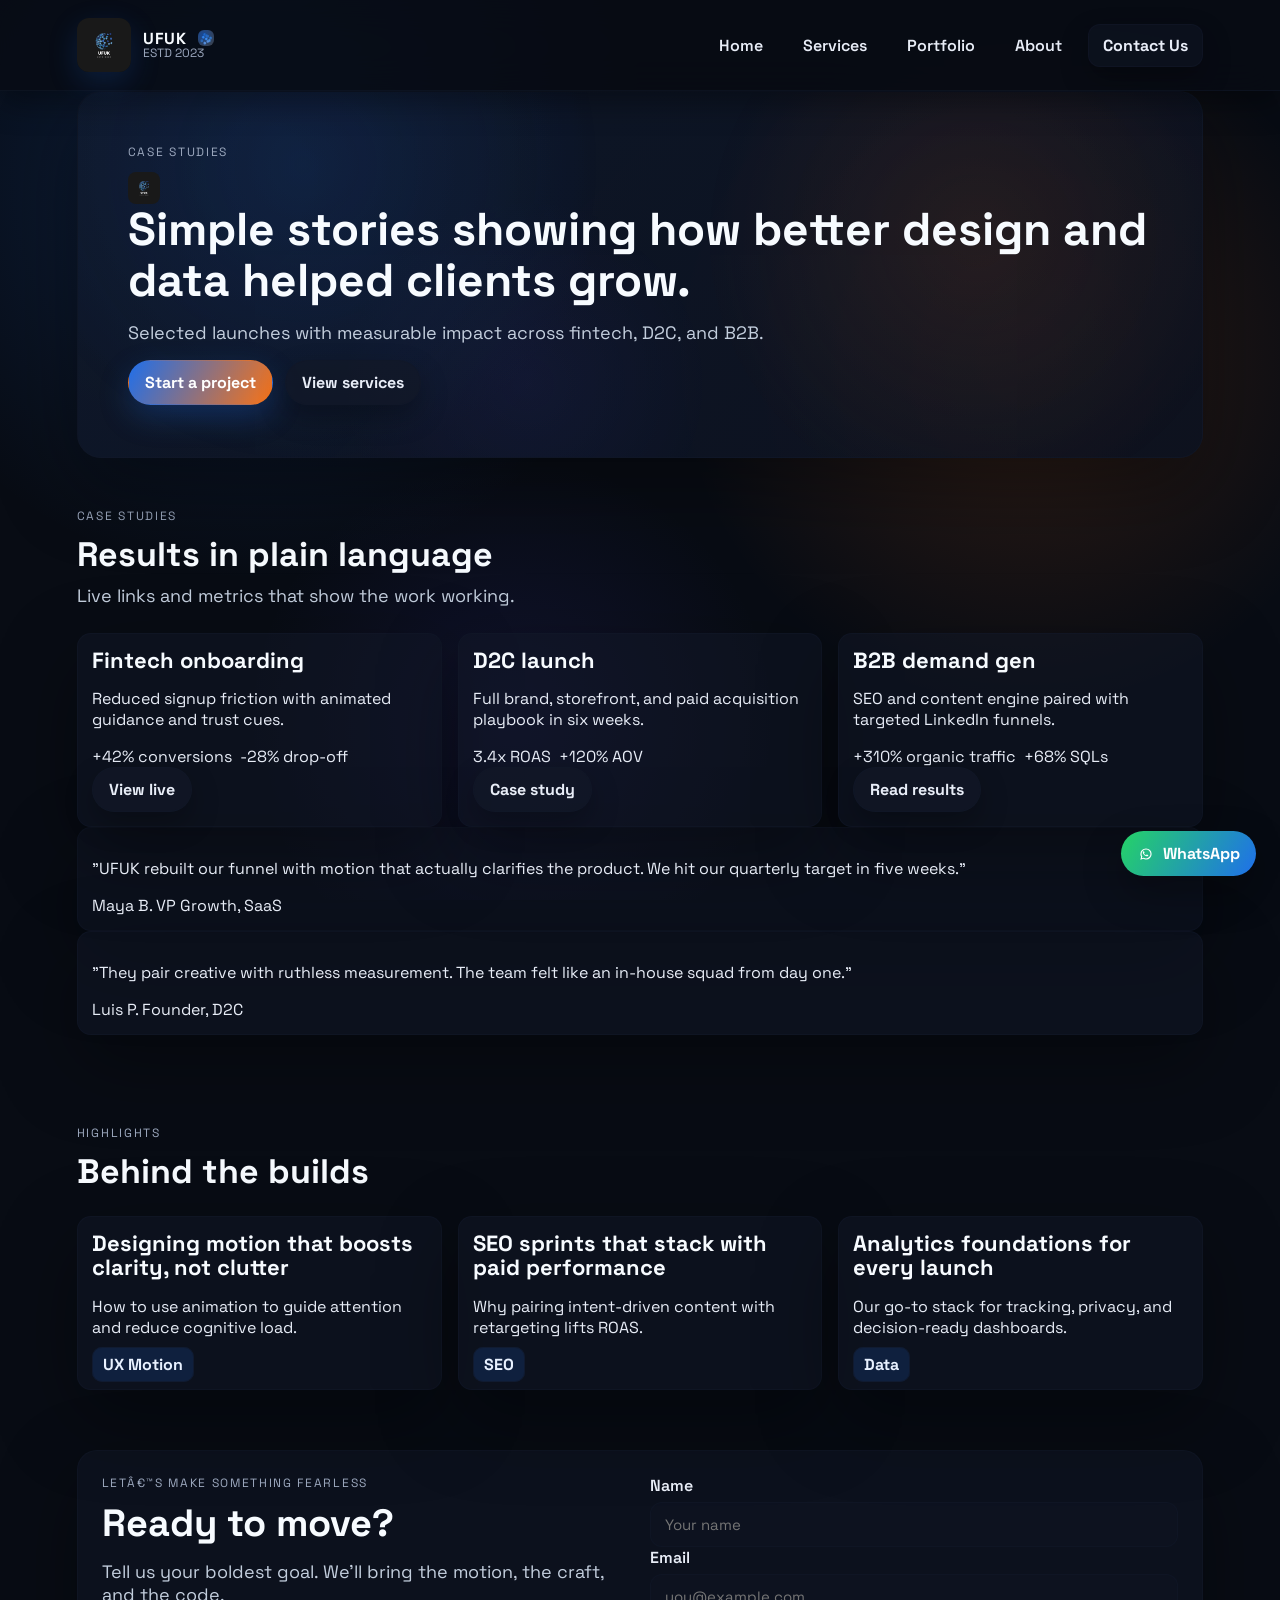
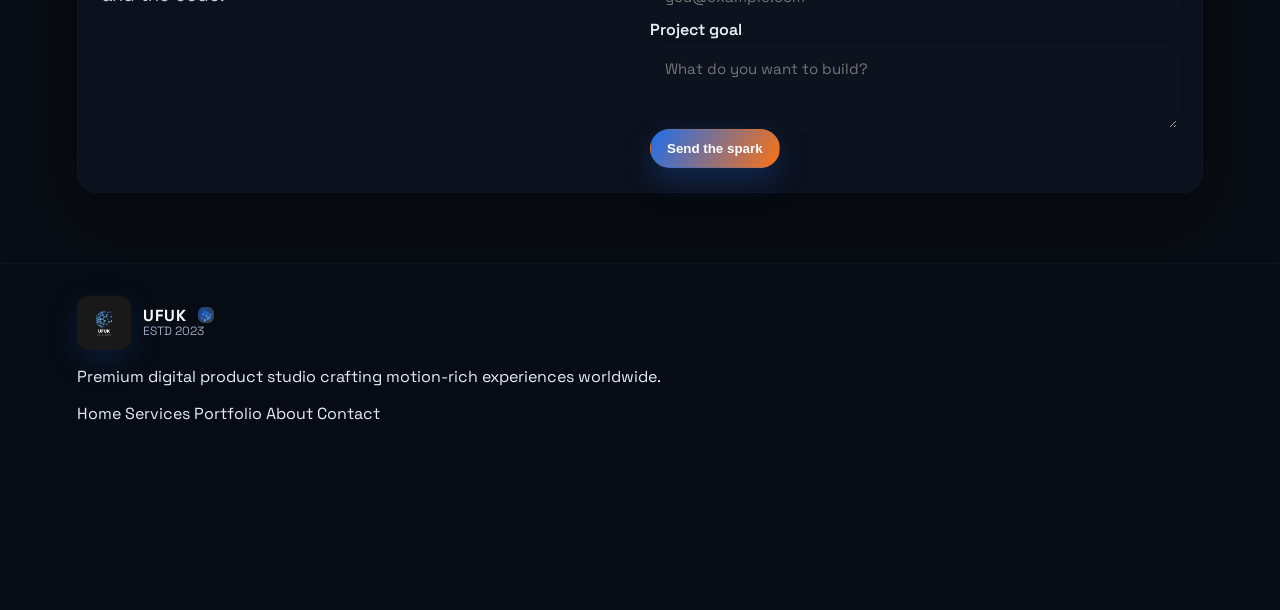
<file: portfolio.html>
﻿<!DOCTYPE html>
<html lang="en">
<head>
  <meta charset="UTF-8">
  <meta name="viewport" content="width=device-width, initial-scale=1.0">
  <title>UFUK | Portfolio</title>
  <link rel="icon" type="image/jpeg" sizes="32x32" href="logo.jpeg">
  <link rel="shortcut icon" href="logo.jpeg">
  <link rel="apple-touch-icon" href="logo.jpeg">
  <link rel="canonical" href="https://ufuk.it.com/portfolio">
  <link rel="preconnect" href="https://fonts.googleapis.com">
  <link rel="preconnect" href="https://fonts.gstatic.com" crossorigin>
  <link href="https://fonts.googleapis.com/css2?family=Space+Grotesk:wght@400;500;600;700&display=swap" rel="stylesheet">
  <link rel="stylesheet" href="style.css">
</head>
<body>

  <div class="page-wrap">
    <header class="nav">
      <div class="brand">
        <img loading="lazy" src="logo.jpeg" alt="UFUK logo">
        <div class="brand-text">
          <span class="brand-name">UFUK <span class="logo-chip" aria-hidden="true"></span></span>
          <span class="brand-sub">ESTD 2023</span>
        </div>
      </div>
      <nav class="nav-links">
        <a href="/">Home</a>
        <a href="/services">Services</a>
        <a href="/portfolio">Portfolio</a>
        <a href="/about">About</a>
        <a href="/contact" class="pill">Contact Us</a>
      </nav>
    </header>

    <main>
      <section class="hero slim-hero">
        <div class="hero-copy">
          <p class="eyebrow">Case studies</p>
          <h1><img class="inline-logo" src="logo.jpeg" alt="UFUK icon"> Simple stories showing how better design and data helped clients grow.</h1>
          <p class="lede">Selected launches with measurable impact across fintech, D2C, and B2B.</p>
          <div class="hero-actions">
            <a class="pill primary" href="/contact">Start a project</a>
            <a class="pill ghost" href="/services">View services</a>
          </div>
        </div>
      </section>

      <section class="section portfolio">
        <div class="section-header">
          <p class="eyebrow">Case Studies</p>
          <h2>Results in plain language</h2>
          <p class="lede">Live links and metrics that show the work working.</p>
        </div>
        <div class="portfolio-grid">
          <article class="folio-card">
            <div class="thumb gradient-blue"></div>
            <div class="folio-body">
              <h3>Fintech onboarding</h3>
              <p>Reduced signup friction with animated guidance and trust cues.</p>
              <div class="metrics">
                <span>+42% conversions</span>
                <span>-28% drop-off</span>
              </div>
              <a class="pill ghost" href="#">View live</a>
            </div>
          </article>
          <article class="folio-card">
            <div class="thumb gradient-orange"></div>
            <div class="folio-body">
              <h3>D2C launch</h3>
              <p>Full brand, storefront, and paid acquisition playbook in six weeks.</p>
              <div class="metrics">
                <span>3.4x ROAS</span>
                <span>+120% AOV</span>
              </div>
              <a class="pill ghost" href="#">Case study</a>
            </div>
          </article>
          <article class="folio-card">
            <div class="thumb gradient-gold"></div>
            <div class="folio-body">
              <h3>B2B demand gen</h3>
              <p>SEO and content engine paired with targeted LinkedIn funnels.</p>
              <div class="metrics">
                <span>+310% organic traffic</span>
                <span>+68% SQLs</span>
              </div>
              <a class="pill ghost" href="#">Read results</a>
            </div>
          </article>
        </div>
        <div class="testimonials">
          <article class="quote-card">
            <p>"UFUK rebuilt our funnel with motion that actually clarifies the product. We hit our quarterly target in five weeks."</p>
            <div class="quote-meta">
              <span class="name">Maya B.</span>
              <span class="role">VP Growth, SaaS</span>
            </div>
          </article>
          <article class="quote-card">
            <p>"They pair creative with ruthless measurement. The team felt like an in-house squad from day one."</p>
            <div class="quote-meta">
              <span class="name">Luis P.</span>
              <span class="role">Founder, D2C</span>
            </div>
          </article>
        </div>
      </section>

      <section class="section blog">
        <div class="section-header">
          <p class="eyebrow">Highlights</p>
          <h2>Behind the builds</h2>
        </div>
        <div class="blog-grid">
          <article class="tile">
            <h3>Designing motion that boosts clarity, not clutter</h3>
            <p>How to use animation to guide attention and reduce cognitive load.</p>
            <span class="tag">UX Motion</span>
          </article>
          <article class="tile">
            <h3>SEO sprints that stack with paid performance</h3>
            <p>Why pairing intent-driven content with retargeting lifts ROAS.</p>
            <span class="tag">SEO</span>
          </article>
          <article class="tile">
            <h3>Analytics foundations for every launch</h3>
            <p>Our go-to stack for tracking, privacy, and decision-ready dashboards.</p>
            <span class="tag">Data</span>
          </article>
        </div>
      </section>

      <section class="section cta">
        <div class="cta-box">
          <div>
            <p class="eyebrow">Letâ€™s make something fearless</p>
            <h2>Ready to move?</h2>
            <p class="lede">Tell us your boldest goal. We'll bring the motion, the craft, and the code.</p>
          </div>
          <form class="cta-form">
            <label>
              Name
              <input type="text" placeholder="Your name">
            </label>
            <label>
              Email
              <input type="email" placeholder="you@example.com">
            </label>
            <label>
              Project goal
              <textarea rows="3" placeholder="What do you want to build?"></textarea>
            </label>
            <button type="submit" class="pill primary">Send the spark</button>
          </form>
        </div>
      </section>
    </main>

    <footer class="footer">
      <div class="brand">
        <img loading="lazy" src="logo.jpeg" alt="UFUK logo small">
        <div class="brand-text">
          <span class="brand-name">UFUK <span class="logo-chip" aria-hidden="true"></span></span>
          <span class="brand-sub">ESTD 2023</span>
        </div>
      </div>
      <p>Premium digital product studio crafting motion-rich experiences worldwide.</p>
      <div class="footer-links">
        <a href="/">Home</a>
        <a href="/services">Services</a>
        <a href="/portfolio">Portfolio</a>
        <a href="/about">About</a>
        <a href="/contact">Contact</a>
      </div>
    </footer>
  </div>
  <script src="script.js"></script>
<a class='floating-cta' href='https://wa.me/6285122544088' target='_blank' rel='noreferrer'><svg aria-hidden='true' viewBox='0 0 32 32' fill='currentColor'><path d='M16.04 6.04A9.9 9.9 0 0 0 6 15.96c0 1.75.45 3.46 1.31 4.98l-1.39 5.09 5.22-1.37a9.9 9.9 0 0 0 4.9 1.27h.01A9.96 9.96 0 0 0 26 15.97a9.9 9.9 0 0 0-9.96-9.93Zm0 2.05c4.37 0 7.92 3.53 7.92 7.89a7.9 7.9 0 0 1-7.92 7.85 7.9 7.9 0 0 1-4.02-1.09l-.29-.17-3.1.82.83-3.02-.19-.31A7.86 7.86 0 0 1 8.1 16c0-4.36 3.57-7.9 7.94-7.9Zm-3.2 3.54c-.18-.4-.38-.41-.55-.42l-.47-.01c-.16 0-.42.06-.64.31-.22.24-.84.82-.84 2s.86 2.31.98 2.47c.12.16 1.65 2.63 4.07 3.58 2 .79 2.41.64 2.85.6.44-.04 1.4-.57 1.6-1.12.2-.55.2-1.01.14-1.11-.06-.1-.22-.16-.47-.28-.25-.12-1.47-.72-1.7-.8-.23-.08-.4-.12-.57.12-.17.24-.65.8-.8.97-.15.17-.3.18-.55.06-.25-.12-1.03-.38-1.96-1.2-.72-.64-1.2-1.43-1.34-1.67-.14-.24-.01-.37.1-.5.1-.1.25-.27.38-.4.12-.13.17-.22.25-.37.08-.16.04-.3-.02-.42-.06-.12-.54-1.29-.74-1.76Z'/></svg><span>WhatsApp</span></a>
</body>
</html>
</file>
<file: style.css>
:root {
  --ink: #0f172a;
  --muted: #4b5563;
  --accent: #1f6feb;
  --accent-2: #f97316;
  --bg: #080c14;
  --panel: #0f1729;
  --card: #10192b;
  --frost-base: 18, 24, 40;
  --frost-02: rgba(var(--frost-base), 0.22);
  --frost-03: rgba(var(--frost-base), 0.32);
  --frost-04: rgba(var(--frost-base), 0.42);
  --frost-05: rgba(var(--frost-base), 0.52);
  --frost-06: rgba(var(--frost-base), 0.6);
  --frost-08: rgba(var(--frost-base), 0.72);
  --frost-12: rgba(var(--frost-base), 0.82);
  --frost-18: rgba(var(--frost-base), 0.9);
  --border: var(--frost-08);
  --muted-border: var(--frost-06);
  --shadow: 0 28px 80px rgba(0, 0, 0, 0.35);
  --gradient: radial-gradient(circle at 20% 20%, rgba(31, 111, 235, 0.2), transparent 32%),
              radial-gradient(circle at 80% 40%, rgba(249, 115, 22, 0.16), transparent 30%),
              radial-gradient(circle at 40% 80%, rgba(79, 70, 229, 0.12), transparent 25%);
  font-family: 'Space Grotesk', system-ui, -apple-system, sans-serif;
  color: var(--ink);
  background: var(--bg);
}

* {
  box-sizing: border-box;
}

body {
  margin: 0;
  background: var(--bg);
  color: #e8edf7;
  min-height: 100vh;
  overflow-x: hidden;
  background-image: var(--gradient);
  background-attachment: fixed;
}

a {
  color: inherit;
  text-decoration: none;
}

img {
  max-width: 100%;
  display: block;
}

.page-wrap {
  position: relative;
  min-height: 100vh;
  padding-bottom: 140px;
  z-index: 1;
  isolation: isolate;
}

.side-veil {
  position: fixed;
  top: 0;
  width: 36vw;
  height: 100vh;
  filter: blur(100px);
  opacity: 0.5;
  pointer-events: none;
  z-index: 0;
}

.side-veil.left {
  left: -12vw;
  background: radial-gradient(circle at 50% 30%, rgba(31, 111, 235, 0.32), transparent 60%),
              radial-gradient(circle at 30% 80%, rgba(96, 165, 250, 0.22), transparent 55%);
}

.side-veil.right {
  right: -10vw;
  background: radial-gradient(circle at 60% 20%, rgba(249, 115, 22, 0.28), transparent 55%),
              radial-gradient(circle at 40% 80%, rgba(255, 200, 160, 0.18), transparent 60%);
}

.nav {
  position: sticky;
  top: 0;
  z-index: 5;
  display: flex;
  align-items: center;
  justify-content: space-between;
  padding: 18px 6vw;
  background: rgba(8, 12, 20, 0.82);
  backdrop-filter: blur(18px);
  border-bottom: 1px solid var(--muted-border);
  box-shadow: 0 12px 30px rgba(0, 0, 0, 0.35);
  color: #e8edf7;
}

.brand {
  display: flex;
  align-items: center;
  gap: 12px;
}

.brand img {
  height: 54px;
  width: 54px;
  object-fit: cover;
  border-radius: 12px;
  box-shadow: 0 10px 30px rgba(31, 111, 235, 0.18);
}

.brand-text {
  display: grid;
  line-height: 1.1;
}

.brand-name {
  font-weight: 700;
  letter-spacing: 0.05em;
  color: #f7fbff;
}

.logo-chip {
  display: inline-block;
  width: 16px;
  height: 16px;
  margin-left: 6px;
  border-radius: 6px;
  background: radial-gradient(circle at 30% 30%, rgba(31, 111, 235, 0.6), rgba(255, 255, 255, 0.2)),
              url('favicon.svg') center/cover no-repeat;
  vertical-align: -2px;
}

.brand-sub {
  font-size: 12px;
  color: #9ca8be;
}

.nav-links {
  display: flex;
  align-items: center;
  gap: 12px;
  font-weight: 600;
  color: #e8edf7;
}

.nav-links a {
  padding: 10px 14px;
  border-radius: 12px;
  transition: color 180ms ease, background 180ms ease, transform 180ms ease;
}

.nav-links a:hover {
  color: var(--accent);
  background: rgba(31, 111, 235, 0.12);
  transform: translateY(-2px);
}

.pill {
  border-radius: 999px;
  padding: 11px 16px;
  border: 1px solid var(--muted-border);
  display: inline-flex;
  align-items: center;
  gap: 8px;
  font-weight: 700;
  color: #e8edf7;
  background: var(--frost-05);
  box-shadow: 0 12px 28px rgba(0, 0, 0, 0.26);
  transition: transform 200ms ease, box-shadow 200ms ease, background 200ms ease, color 200ms ease;
}

.pill:hover {
  transform: translateY(-2px);
  box-shadow: 0 18px 40px rgba(0, 0, 0, 0.38);
  color: #fff;
}

main {
  position: relative;
  z-index: 1;
}

.home {
  padding: 26px 6vw 80px;
  display: grid;
  gap: 70px;
}

.eyebrow {
  text-transform: uppercase;
  letter-spacing: 0.14em;
  font-size: 12px;
  color: #9ca8be;
  margin: 0 0 12px;
}

h1, h2, h3 {
  margin: 0 0 16px;
  line-height: 1.1;
  color: #f7fbff;
}

h1 { font-size: clamp(34px, 4.4vw, 56px); }
h2 { font-size: clamp(28px, 3.2vw, 38px); }
h3 { margin: 0 0 10px; font-size: 22px; }

h3 {
  margin: 0;
}

.lede {
  margin: 0;
  max-width: 760px;
  color: #c3cedd;
  font-size: 18px;
}

.hero {
  position: relative;
  display: grid;
  grid-template-columns: repeat(auto-fit, minmax(320px, 1fr));
  gap: 30px;
  align-items: center;
  padding: 32px;
  border-radius: 32px;
  border: 1px solid var(--muted-border);
  background: linear-gradient(135deg, rgba(16, 25, 43, 0.92), rgba(10, 14, 24, 0.9));
  box-shadow: var(--shadow);
  overflow: hidden;
}

.hero::after {
  content: "";
  position: absolute;
  inset: 0;
  background: var(--gradient);
  opacity: 0.6;
  z-index: 0;
}

.hero-copy, .hero-visual {
  position: relative;
  z-index: 1;
}

.hero-badges {
  display: flex;
  gap: 10px;
  flex-wrap: wrap;
  margin-bottom: 12px;
}

.pill-soft {
  background: var(--frost-06);
  border-color: var(--frost-12);
  color: #d9e4f5;
  box-shadow: none;
}

.hero-actions {
  display: flex;
  gap: 10px;
  flex-wrap: wrap;
  margin: 18px 0 12px;
}

.link-inline {
  display: inline-flex;
  gap: 6px;
  align-items: center;
  font-weight: 700;
  color: var(--accent);
}

.hero-metrics {
  display: grid;
  grid-template-columns: repeat(auto-fit, minmax(220px, 1fr));
  gap: 12px;
  margin-top: 18px;
}

.metric-card {
  background: var(--frost-04);
  border: 1px solid var(--muted-border);
  border-radius: 18px;
  padding: 16px;
  box-shadow: var(--shadow);
}

.metric-card h3 {
  font-size: 30px;
  margin: 4px 0;
  color: var(--accent);
}

.hero-visual {
  background: var(--frost-04);
  border: 1px solid var(--muted-border);
  border-radius: 22px;
  padding: 18px;
  box-shadow: var(--shadow);
  backdrop-filter: blur(4px);
}

.hero-visual__glow {
  position: absolute;
  inset: 0;
  background: radial-gradient(circle at 20% 20%, rgba(31, 111, 235, 0.25), transparent 40%),
              radial-gradient(circle at 80% 60%, rgba(249, 115, 22, 0.2), transparent 35%);
  filter: blur(30px);
  z-index: 0;
}

.hero-visual__inner {
  position: relative;
  z-index: 1;
  border: 1px solid var(--muted-border);
  border-radius: 16px;
  padding: 18px;
  background: rgba(8, 12, 20, 0.72);
}

.hero-checklist {
  list-style: none;
  padding: 0;
  margin: 14px 0 0;
  display: grid;
  gap: 10px;
}

.hero-checklist li {
  background: var(--frost-04);
  border: 1px dashed var(--muted-border);
  padding: 12px;
  border-radius: 12px;
}

.hero-checklist span {
  font-weight: 700;
  display: block;
  margin-bottom: 4px;
}

.hero-checklist small {
  color: #9ca8be;
}

.hero-visual__cta {
  display: flex;
  flex-wrap: wrap;
  gap: 8px;
  margin-top: 14px;
}

.section {
  margin: 0;
  padding: 10px 0 0;
}

.section-header {
  max-width: 820px;
  margin-bottom: 18px;
}

.wave {
  background: linear-gradient(180deg, var(--frost-02), rgba(8, 12, 20, 0));
  padding: 10px 0 0;
}

.capsule-grid {
  display: grid;
  grid-template-columns: repeat(auto-fit, minmax(240px, 1fr));
  gap: 16px;
}

.capsule {
  background: var(--frost-04);
  border: 1px solid var(--muted-border);
  border-radius: 18px;
  padding: 18px;
  box-shadow: var(--shadow);
  display: grid;
  gap: 12px;
}

.capsule-top {
  display: flex;
  justify-content: space-between;
  align-items: center;
}

.tag {
  padding: 8px 12px;
  border-radius: 999px;
  background: rgba(31, 111, 235, 0.14);
  color: var(--accent);
  font-weight: 700;
  border: 1px solid rgba(31, 111, 235, 0.3);
}

.dot {
  width: 12px;
  height: 12px;
  border-radius: 50%;
  background: radial-gradient(circle, var(--accent), var(--accent-2));
}

.chip-row {
  display: flex;
  gap: 8px;
  flex-wrap: wrap;
}

.chip {
  display: inline-flex;
  padding: 8px 12px;
  border-radius: 999px;
  background: var(--frost-06);
  color: #d6e1f3;
  border: 1px solid var(--muted-border);
  font-weight: 700;
  font-size: 12px;
}

/* Legacy / other pages service wall */
.services-wall {
  background: rgba(16, 25, 43, 0.8);
  border: 1px solid var(--muted-border);
  border-radius: 24px;
  box-shadow: var(--shadow);
  padding: 26px;
  position: relative;
  overflow: hidden;
}

.services-wall::after {
  content: "";
  position: absolute;
  inset: 10px 12px auto auto;
  width: 220px;
  height: 220px;
  background: url('icon.jpeg') no-repeat center/contain;
  opacity: 0.06;
  filter: drop-shadow(0 12px 20px rgba(0, 0, 0, 0.3));
  pointer-events: none;
}

.services-grid {
  display: grid;
  grid-template-columns: repeat(auto-fit, minmax(260px, 1fr));
  gap: 18px;
}

.service-card {
  background: var(--frost-04);
  border: 1px solid var(--muted-border);
  border-radius: 18px;
  padding: 0;
  box-shadow: var(--shadow);
  overflow: hidden;
  transition: transform 180ms ease, box-shadow 180ms ease, border-color 180ms ease;
}

.service-card:hover {
  transform: translateY(-6px);
  box-shadow: 0 24px 70px rgba(0, 0, 0, 0.35);
  border-color: rgba(31, 111, 235, 0.25);
}

.service-card summary {
  list-style: none;
  cursor: pointer;
  padding: 18px 18px 16px;
  display: flex;
  align-items: center;
  justify-content: space-between;
  gap: 12px;
}

.service-card summary::-webkit-details-marker {
  display: none;
}

.service-title {
  font-weight: 700;
  line-height: 1.2;
}

.chevron {
  font-size: 22px;
  color: #9ca8be;
  transition: transform 180ms ease, color 180ms ease;
}

.service-card[open] .chevron {
  transform: rotate(90deg);
  color: var(--accent);
}

.service-body {
  padding: 0 18px 18px;
  border-top: 1px solid var(--muted-border);
  color: #c3cedd;
  line-height: 1.6;
  background: linear-gradient(180deg, rgba(31, 111, 235, 0.08), transparent 30%);
}

.service-body p {
  margin: 14px 0 0;
}

.case-grid {
  display: grid;
  grid-template-columns: repeat(auto-fit, minmax(260px, 1fr));
  gap: 14px;
}

.case-card {
  background: linear-gradient(160deg, rgba(16, 25, 43, 0.9), rgba(12, 18, 32, 0.8));
  border: 1px solid var(--muted-border);
  border-radius: 18px;
  padding: 18px;
  box-shadow: var(--shadow);
  position: relative;
}

.case-top {
  display: flex;
  justify-content: space-between;
  align-items: center;
  margin-bottom: 8px;
}

.stat-bubble {
  padding: 8px 12px;
  border-radius: 12px;
  background: rgba(31, 111, 235, 0.15);
  color: #e3ecff;
  font-weight: 700;
  border: 1px solid var(--muted-border);
}

.process-rail {
  display: grid;
  grid-template-columns: repeat(auto-fit, minmax(260px, 1fr));
  gap: 12px;
}

.process-step {
  background: var(--frost-04);
  border: 1px solid var(--muted-border);
  border-radius: 16px;
  padding: 14px;
  display: flex;
  gap: 12px;
  align-items: flex-start;
  box-shadow: var(--shadow);
}

.step-number {
  font-weight: 800;
  color: var(--accent);
}

.cta-banner {
  background: linear-gradient(120deg, rgba(31, 111, 235, 0.35), rgba(249, 115, 22, 0.28));
  border: 1px solid var(--frost-18);
  border-radius: 20px;
  padding: 22px;
  display: flex;
  flex-wrap: wrap;
  align-items: center;
  justify-content: space-between;
  gap: 12px;
  box-shadow: var(--shadow);
}

.cta-actions {
  display: flex;
  gap: 10px;
  flex-wrap: wrap;
}

/* RTL adjustments */
[dir="rtl"] {
  direction: rtl;
}

[dir="rtl"] .nav {
  text-align: right;
}

[dir="rtl"] .nav-links {
  flex-direction: row-reverse;
}

[dir="rtl"] .hero,
[dir="rtl"] .capsule-grid,
[dir="rtl"] .case-grid,
[dir="rtl"] .process-rail {
  text-align: right;
}

[dir="rtl"] .hero-actions,
[dir="rtl"] .chip-row,
[dir="rtl"] .cta-actions {
  justify-content: flex-end;
}

[dir="rtl"] .hero-checklist li,
[dir="rtl"] .service-card summary,
[dir="rtl"] .service-body,
[dir="rtl"] .cta-form label {
  text-align: right;
}

.tilt-card {
  transition: transform 180ms ease, box-shadow 180ms ease;
  cursor: pointer;
  transform-style: preserve-3d;
  will-change: transform;
}

.tilt-card:hover {
  box-shadow: 0 28px 90px rgba(0, 0, 0, 0.55);
}

.tilt-card:active {
  transform: translateY(0) scale(0.995);
}

.footer {
  position: relative;
  margin-top: 30px;
  padding: 32px 6vw 46px;
  border-top: 1px solid var(--muted-border);
  background: rgba(8, 12, 20, 0.92);
  backdrop-filter: blur(10px);
  z-index: 1;
}

.footer-inner {
  display: flex;
  align-items: center;
  justify-content: space-between;
  gap: 20px;
  flex-wrap: wrap;
}

.footer h3 {
  margin: 6px 0 0;
}

.social-links {
  display: flex;
  gap: 12px;
  flex-wrap: wrap;
}

.social-link {
  display: inline-flex;
  align-items: center;
  gap: 8px;
  padding: 10px 14px;
  border-radius: 12px;
  border: 1px solid var(--border);
  background: var(--card);
  box-shadow: 0 10px 28px rgba(15, 23, 42, 0.06);
  font-weight: 600;
  transition: transform 180ms ease, box-shadow 180ms ease, color 180ms ease, border-color 180ms ease;
}

.social-link:hover {
  transform: translateY(-3px);
  box-shadow: 0 18px 40px rgba(15, 23, 42, 0.14);
  color: var(--accent);
  border-color: rgba(31, 111, 235, 0.35);
}

.social-link.highlight {
  background: linear-gradient(120deg, var(--accent), var(--accent-2));
  color: #fff;
  border-color: transparent;
  box-shadow: 0 18px 40px rgba(31, 111, 235, 0.35);
}
.social-link svg {
  width: 18px;
  height: 18px;
  flex-shrink: 0;
}
.social-label {
  vertical-align: middle;
  font-weight: 700;
}
.sr-only {
  position: absolute;
  width: 1px;
  height: 1px;
  padding: 0;
  margin: -1px;
  overflow: hidden;
  clip: rect(0, 0, 0, 0);
  white-space: nowrap;
  border: 0;
}

.social-link.highlight:hover {
  color: #fff;
  transform: translateY(-4px) scale(1.01);
}

@media (max-width: 720px) {
  .nav {
    padding: 14px 16px;
  }
  .nav-links {
    gap: 6px;
    flex-wrap: wrap;
    justify-content: center;
  }
  .nav-links a,
  .nav .pill {
    padding: 8px 10px;
  }
  .services-page {
    padding: 50px 16px 30px;
  }
  .services-wall {
    padding: 18px;
  }
  .services-grid {
    grid-template-columns: repeat(auto-fit, minmax(170px, 1fr));
  }
  .capsule-grid,
  .case-grid {
    grid-template-columns: repeat(auto-fit, minmax(170px, 1fr));
  }
  .hero-actions {
    display: grid;
    grid-template-columns: repeat(auto-fit, minmax(160px, 1fr));
    gap: 12px;
    justify-items: stretch;
  }
  .hero-metrics {
    grid-template-columns: repeat(auto-fit, minmax(150px, 1fr));
    gap: 12px;
  }
  .hero-visual__cta {
    display: grid;
    grid-template-columns: repeat(auto-fit, minmax(150px, 1fr));
    gap: 10px;
  }
  .capsule,
  .case-card,
  .tilt-card {
    min-width: 0;
    width: 100%;
  }
  .cta-actions {
    display: grid;
    grid-template-columns: repeat(auto-fit, minmax(180px, 1fr));
    gap: 10px;
  }
  .folio-card,
  .quote-card,
  .blog-grid {
    width: 100%;
  }
}

/* Floating WhatsApp CTA */
.floating-cta {
  position: fixed;
  right: 16px;
  bottom: 16px;
  z-index: 50;
  display: inline-flex;
  align-items: center;
  gap: 8px;
  padding: 12px 16px;
  border-radius: 999px;
  background: linear-gradient(120deg, #25d366, #1f6feb);
  color: #fff;
  font-weight: 800;
  text-decoration: none;
  box-shadow: 0 16px 40px rgba(0, 0, 0, 0.3);
}
.floating-cta svg {
  width: 18px;
  height: 18px;
  flex-shrink: 0;
}
@media (min-width: 1000px) {
  .floating-cta {
    right: 24px;
    bottom: 24px;
  }
}
.reveal {
  animation: fadeUp 420ms ease forwards;
}

@keyframes fadeUp {
  from { opacity: 0; transform: translateY(10px); }
  to { opacity: 1; transform: translateY(0); }
}
/* Shared section and legacy layouts so other pages keep structure */
.section {
  margin: 0 6vw;
  padding: 50px 0 40px;
}

.section-header {
  max-width: 780px;
  margin-bottom: 26px;
}

.section-header h2 {
  margin: 6px 0 10px;
  font-size: clamp(26px, 3vw, 34px);
}

.section-header .lede {
  margin: 0;
}

.hero {
  margin: 0 6vw;
  padding: 52px 26px 40px;
  display: grid;
  grid-template-columns: repeat(auto-fit, minmax(280px, 1fr));
  gap: 30px;
  align-items: center;
  background: linear-gradient(135deg, rgba(16, 25, 43, 0.9), rgba(12, 18, 32, 0.88));
  border: 1px solid var(--muted-border);
  border-radius: 24px;
  box-shadow: var(--shadow);
  overflow: hidden;
}

.hero.slim-hero {
  min-height: auto;
}

.hero-copy {
  padding: 0 24px;
}

.hero-copy h1 {
  font-size: clamp(30px, 4vw, 46px);
}

.hero-actions {
  display: flex;
  gap: 12px;
  flex-wrap: wrap;
  margin-top: 16px;
}

.stats {
  background: var(--frost-05);
  border: 1px solid var(--muted-border);
  border-radius: 24px;
  padding: 40px 26px;
  box-shadow: var(--shadow);
}

.stats-grid {
  display: grid;
  grid-template-columns: repeat(auto-fit, minmax(150px, 1fr));
  gap: 20px;
  text-align: center;
}

.stat h3 {
  font-size: 36px;
  font-weight: 700;
  color: var(--accent);
  margin: 0 0 8px;
}

.stat p {
  margin: 0;
  color: #c3cedd;
  font-weight: 600;
}

.inline-logo {
  height: 32px;
  width: 32px;
  object-fit: cover;
  margin-right: 10px;
  vertical-align: middle;
  border-radius: 8px;
}

/* Legacy service cards in services.html */
article.service-card {
  padding: 18px;
}

.service-card ul {
  padding-left: 20px;
  margin: 14px 0 0;
  color: #c3cedd;
}

.card-top {
  display: flex;
  align-items: center;
  justify-content: space-between;
  margin-bottom: 10px;
  font-weight: 700;
}

.tag {
  padding: 6px 10px;
  border-radius: 10px;
  background: rgba(31, 111, 235, 0.16);
  color: #e8f1ff;
  border: 1px solid var(--muted-border);
}

.price {
  color: #c3cedd;
}

/* CTA + contact form */
.section.cta {
  padding-top: 20px;
}

.cta-box {
  background: var(--frost-05);
  border: 1px solid var(--muted-border);
  border-radius: 20px;
  padding: 24px;
  box-shadow: var(--shadow);
  display: grid;
  grid-template-columns: repeat(auto-fit, minmax(260px, 1fr));
  gap: 20px;
}

.cta-form label {
  display: grid;
  gap: 6px;
  font-weight: 600;
  color: #e8edf7;
}

.cta-form input,
.cta-form textarea {
  padding: 12px 14px;
  border-radius: 12px;
  border: 1px solid var(--muted-border);
  background: var(--frost-03);
  font-family: inherit;
  font-size: 15px;
  color: #f7fbff;
}

.contact-info {
  background: var(--frost-04);
  border: 1px dashed var(--muted-border);
  border-radius: 14px;
  padding: 14px;
}

.socials {
  display: flex;
  gap: 10px;
  flex-wrap: wrap;
}

.socials a {
  padding: 8px 12px;
  border-radius: 10px;
  background: var(--frost-06);
  border: 1px solid var(--muted-border);
  font-weight: 600;
  color: #e8edf7;
}

/* FAQ + blog */
.faq-list details {
  background: var(--frost-05);
  border: 1px solid var(--muted-border);
  border-radius: 14px;
  padding: 12px 14px;
  margin-bottom: 10px;
  box-shadow: var(--shadow);
  color: #e8edf7;
}

.faq-list summary {
  cursor: pointer;
  font-weight: 700;
  color: #f7fbff;
}

.blog-grid,
.portfolio-grid {
  display: grid;
  grid-template-columns: repeat(auto-fit, minmax(260px, 1fr));
  gap: 16px;
}

.gallery-grid {
  display: grid;
  grid-template-columns: repeat(auto-fit, minmax(260px, 1fr));
  gap: 18px;
  max-width: 1180px;
  margin: 0 auto;
}

.gallery-card {
  background: var(--frost-04);
  border: 1px solid var(--muted-border);
  border-radius: 16px;
  padding: 0;
  display: grid;
  position: relative;
  overflow: hidden;
  box-shadow: var(--shadow);
  transition: transform 180ms ease, box-shadow 180ms ease;
}

.gallery-thumb {
  position: relative;
  border-radius: 16px;
  overflow: hidden;
  aspect-ratio: 16 / 9;
  background: linear-gradient(120deg, rgba(31, 111, 235, 0.24), rgba(249, 115, 22, 0.18));
}

.gallery-thumb img {
  width: 100%;
  height: 100%;
  object-fit: cover;
  display: block;
  filter: saturate(1.05);
}

.gallery-card::after {
  content: "";
  position: absolute;
  inset: 0;
  border-radius: 16px;
  border: 1px solid var(--muted-border);
  pointer-events: none;
  opacity: 0.5;
}

.gallery-meta {
  position: absolute;
  inset: auto 0 0 0;
  padding: 12px 14px;
  background: linear-gradient(180deg, transparent 0%, rgba(8, 12, 20, 0.82) 70%);
  color: #dfe7f5;
}

.gallery-meta p {
  margin: 0;
  color: #b6c3d8;
  font-size: 14px;
}

.gallery-card:hover {
  transform: translateY(-6px);
  box-shadow: 0 32px 80px rgba(0, 0, 0, 0.55);
}

.album-strip {
  padding: 10px 0 24px;
}

.album-frame {
  position: relative;
  border-radius: 18px;
  overflow: hidden;
  aspect-ratio: 16 / 9;
  width: 100%;
  max-width: 1180px;
  background: linear-gradient(135deg, rgba(31, 111, 235, 0.2), rgba(249, 115, 22, 0.16));
  border: 1px solid var(--muted-border);
  box-shadow: 0 30px 70px rgba(0, 0, 0, 0.45);
  margin: 0 auto;
}

.album-frame img {
  width: 100%;
  height: 100%;
  object-fit: cover;
  display: block;
  filter: saturate(1.03);
}

.album-caption {
  display: none;
}

.album-caption p {
  margin: 0;
  color: #9fb0c9;
}

.tile,
.folio-card,
.quote-card,
.about-card,
.step,
.member,
.member .avatar {
  background: var(--frost-05);
  border: 1px solid var(--muted-border);
  border-radius: 14px;
  padding: 14px;
  box-shadow: var(--shadow);
}

.tile h3,
.folio-card h3,
.about-card h3 {
  margin-top: 0;
  color: #f7fbff;
}

.metrics,
.badges,
.team-list {
  display: flex;
  gap: 8px;
  flex-wrap: wrap;
}

.badge {
  padding: 6px 10px;
  border-radius: 10px;
  background: rgba(31, 111, 235, 0.16);
  color: #e8f1ff;
  border: 1px solid var(--muted-border);
  font-weight: 700;
}

.step-list {
  display: grid;
  gap: 12px;
}

.step {
  display: flex;
  gap: 12px;
  align-items: center;
}

.step-number {
  font-weight: 800;
  color: var(--accent);
}

.member {
  display: flex;
  gap: 10px;
  align-items: center;
}

.member .avatar {
  height: 36px;
  width: 36px;
  display: grid;
  place-items: center;
  font-weight: 800;
  color: #f7fbff;
  background: rgba(31, 111, 235, 0.18);
}
.pill.primary {
  background: linear-gradient(120deg, var(--accent), var(--accent-2));
  color: #fff;
  border-color: transparent;
  box-shadow: 0 12px 30px rgba(31, 111, 235, 0.25);
}

.pill.ghost {
  background: var(--frost-08);
  color: #e8edf7;
  border-color: var(--muted-border);
}

.tilt-card {
  transition: transform 180ms ease, box-shadow 180ms ease;
}

@media (max-width: 900px) {
  .nav {
    padding: 14px 18px;
  }
  .home {
    padding: 18px 18px 60px;
    gap: 50px;
  }
  .hero {
    padding: 22px;
  }
  .hero-metrics {
    grid-template-columns: repeat(auto-fit, minmax(180px, 1fr));
  }
  .cta-banner {
    flex-direction: column;
    align-items: flex-start;
  }
}

@media (max-width: 720px) {
  .nav {
    padding: 14px 16px;
  }
  .nav-links {
    gap: 8px;
  }
  .services-page {
    padding: 50px 16px 30px;
  }
  .services-wall {
    padding: 18px;
  }
  .services-grid {
    grid-template-columns: 1fr;
  }
  .hero {
    grid-template-columns: 1fr;
  }
}
</file>
